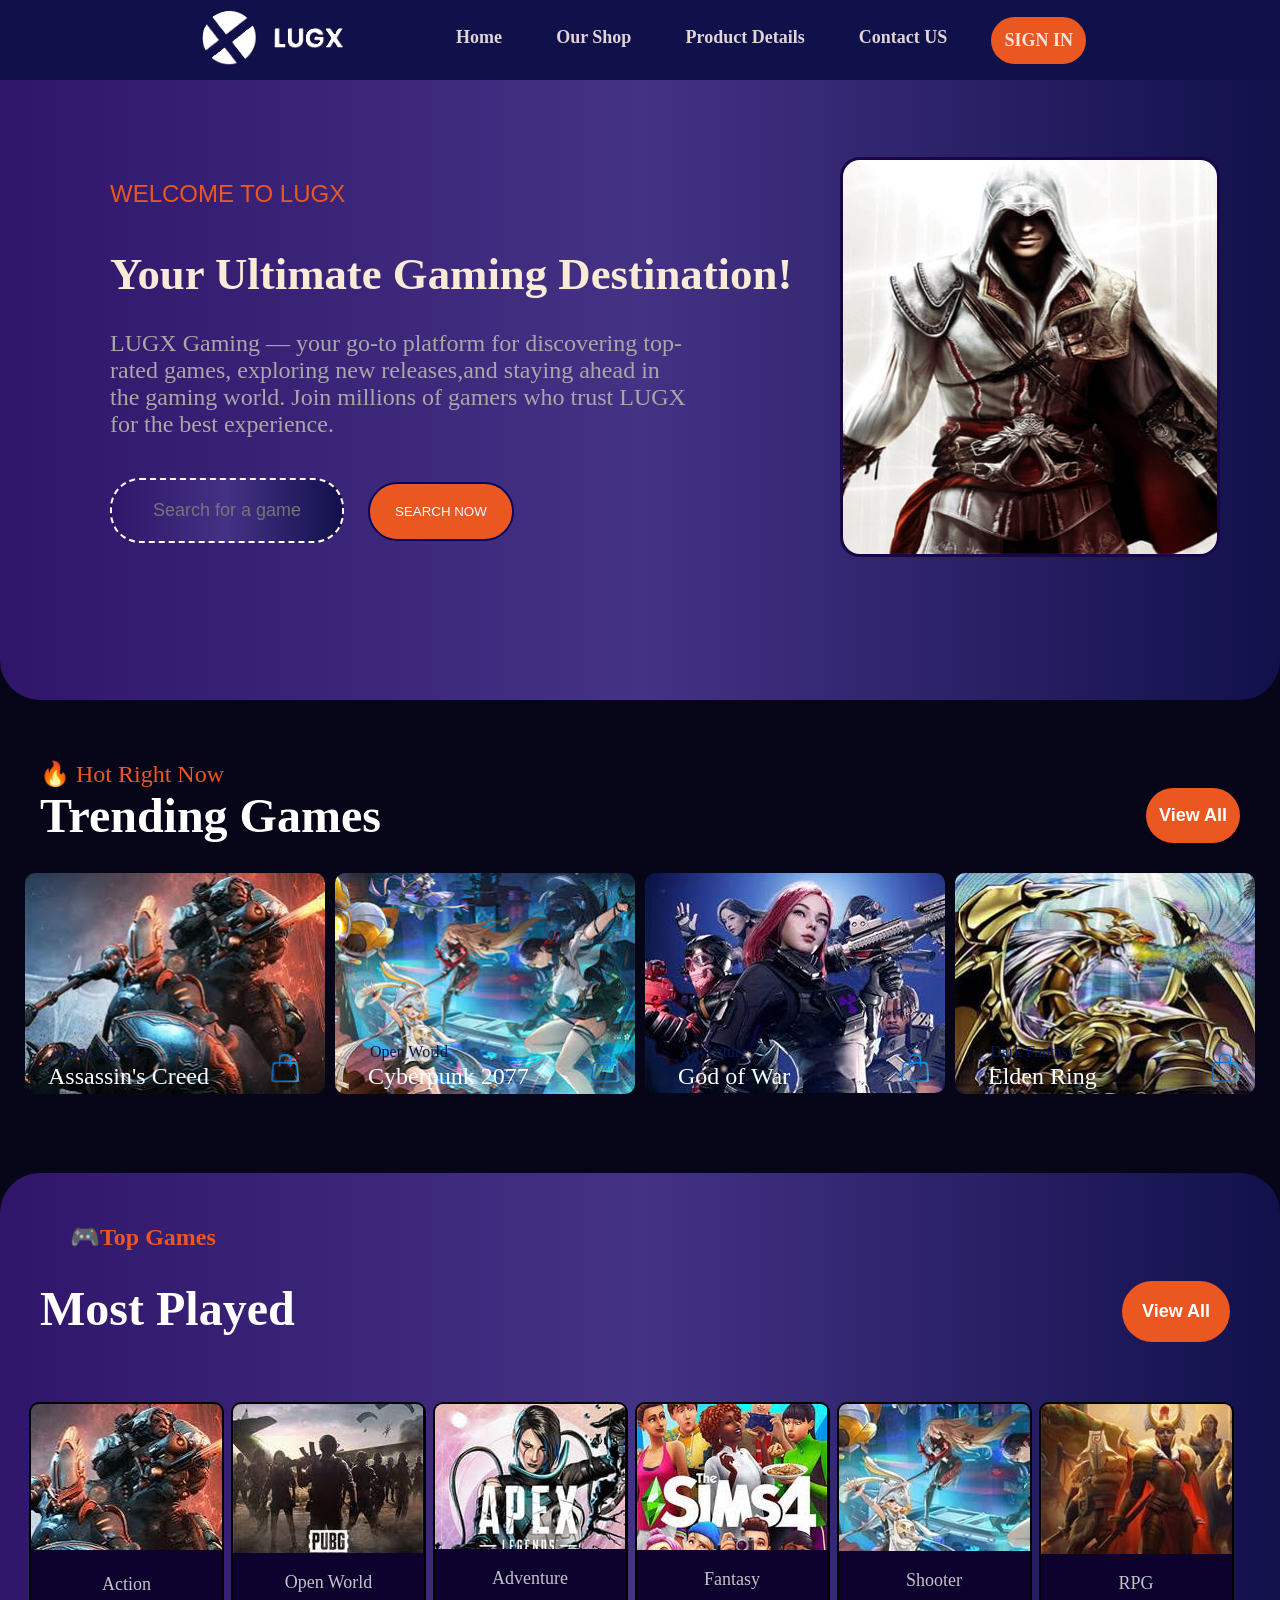
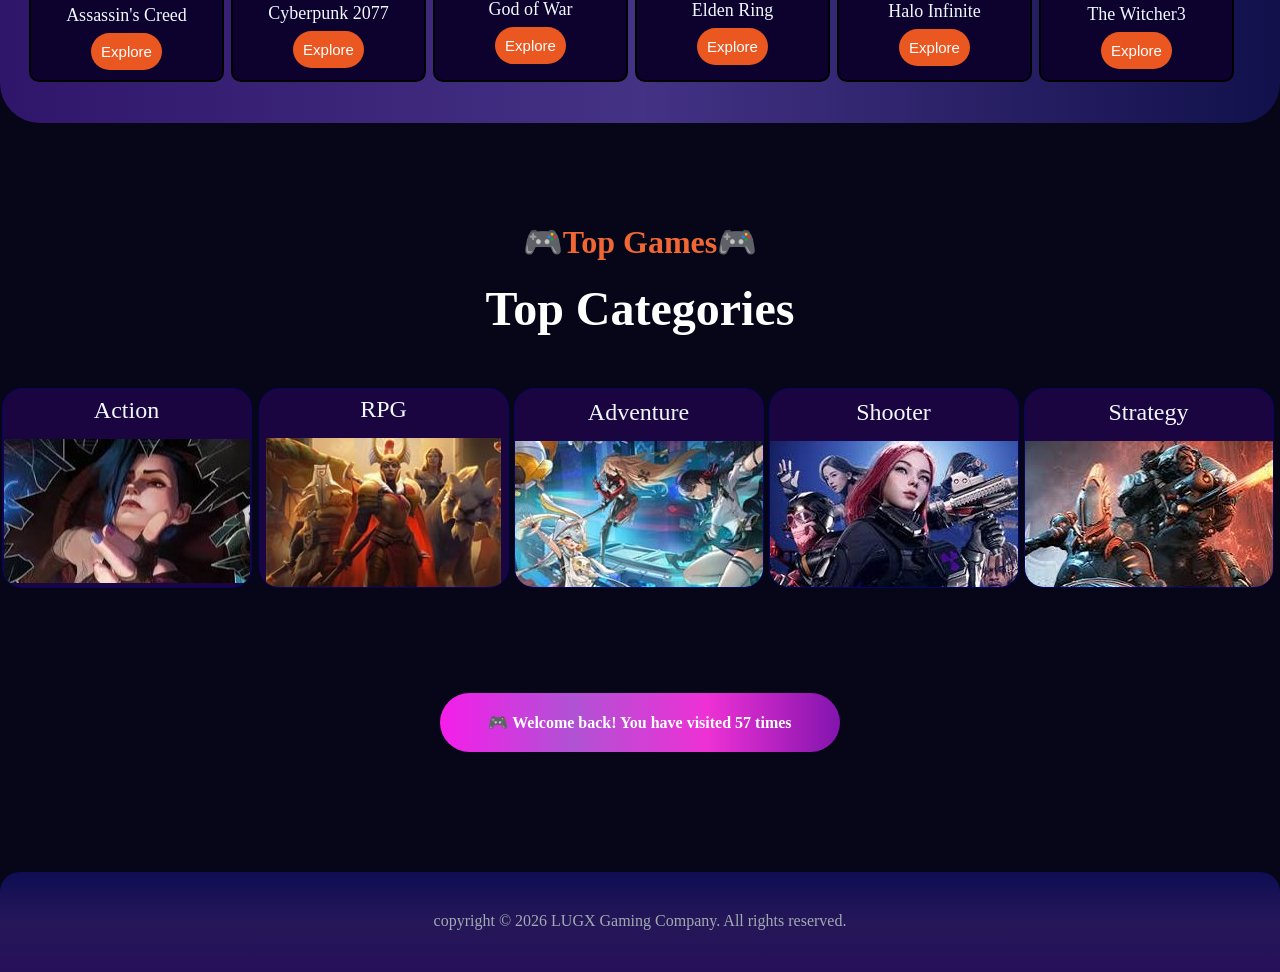
<file: index.html>
<!DOCTYPE html>
<html lang="en">
<head>
    <meta charset="UTF-8">
    <meta name="viewport" content="width=device-width, initial-scale=1.0">
    <title>🎮 LUGX Gaming </title>
    <link rel="stylesheet" href="Style.css">
    <script src="index.js"></script>
    <link rel="shortcut icon" href="image/Logo.png">
</head>
<body>
  <div id="homesection">
    <div class="navbar">  
      <div> 
        <img class="logo" src="image/Logo.png">
      </div>
      <div class="headcontainer">
        <a href="index.html" class="homebtn">Home</a>
        <a href="#sec-ourshop" class="ourshopbtn">Our Shop</a> 
        <a href="#prductdetails" class="Productbtn">Product Details</a>
        <a href="contact.html" class="contactbtn">Contact US</a>
        <a href="#openBtn" id="openBtn">SIGN IN</a>
  
      </div>
        </div>
       </div>
    <div class="hero">
      <div class="textmainpage">
        <p class="welcomebtn"> WELCOME TO LUGX </p>
      <h1 class="bigline">Your Ultimate
        Gaming Destination!</h1>
        <p class="deatilstext">LUGX Gaming — your go-to platform for discovering top-rated games, exploring 
          new releases,and staying ahead in the gaming world. 
          Join millions of gamers who trust LUGX for the best experience.</p>
          <label for="Search" ></label>           
          <input class="Search1"  type="text" placeholder="Search for a game" id="search">
          <button class="searchbtn" onclick="Searchgame()">SEARCH NOW</button>
        <img class="imghead" src="image/hero.jpeg">
    </div>
    </div>

      <div id="sec-ourshop" class="trendinggames-sec">
           <p class="trendingp1">🔥 Hot Right Now</p>
        <div class="line2trending">
           <h1 class="trendingp2">Trending Games</h1>
           <button class="viewallbtn" onclick="Viewall1()">View All</button>
        </div>
     </div>

     <div class="treanding-items">
      <div class="imgitemone">
         <img class="imgone" src="image/trending1.jpeg">
           <p class="imgp1">Action / RPG</p>
           <div>
           <p class="imgp2" class="game">Assassin's Creed</p>
           <img class="logoimg1" src="image/logo2.png">
          </div>
      </div>
      <div class="imgitemtwo">
         <img class="imgtwo" src="image/trending2.jpeg">
           <p class="imgp3">Open World</p>
           <div>
           <p class="imgp4" class="game">Cyberpunk 2077</p>
           <img class="logoimg2" src="image/logo2.png">
           </div>
      </div>
      <div class="imgitemthree">
         <img class="imgthree" src="image/trending3.jpeg">
           <p class="imgp5">Adventure</p>
           <div>
           <p class="imgp6" class="game">God of War</p>
           <img class="logoimg3" src="image/logo2.png">
          </div> 
        </div>
      <div class="imgitemfour">
         <img class="imgfour" src="image/trending4.jpeg">
           <p class="imgp7">Dark Fantasy</p>
           <div>
           <p class="imgp8"  class="game">Elden Ring</p>
           <img class="logoimg4" src="image/logo2.png">
          </div>
      </div>
     </div>

     <div id="prductdetails" class="topgames-sec">
           <p class="topp1"> 🎮Top Games</p>
        <div class="line2top">
           <h1 class="topp2">Most Played</h1>
           <button class="viewallbtn2" onclick="Viewall2()">View All</button>
        </div>
 <div class="sec-top-items"> 
     <div class="topitems1">
         <img class="topimg1" src="image/topgames1.jpeg">
           <div class="infoimg1">
           <p class="topimgp1">Action</p>
           <p class="topimgp2img1">Assassin's Creed</p>
           <button class="topimgbtn1"onclick="showGame1()">
            Explore
          </button>
          </div> 
        </div>

   <div class="topitems2">
         <img class="topimg2" src="image/topgames2.jpeg">
           <div class="infoimg2">
           <p class="topimgp2">Open World</p>
            <p class="topimgp2img1">Cyberpunk 2077</p>
           <button class="topimgbtn2" onclick="showGame2()">Explore</button>
          </div> 
        </div>
        
    <div class="topitems3">
         <img class="topimg3" src="image/topgames3.jpeg">
           <div class="infoimg3">
           <p class="topimgp3">Adventure</p>
            <p class="topimgp2img1">God of War</p>
           <button class="topimgbtn3" onclick="showGame3()">Explore</button>
           
          </div> 
        </div> 
  <div class="topitems4">
         <img class="topimg4" src="image/topgames4.jpeg">
           <div class="infoimg4">
            <p class="topimgp4">Fantasy</p>
             <p class="topimgp2img1">Elden Ring</p>
           <button class="topimgbtn4" onclick="showGame4()">Explore</button>
          </div> 
        </div>
  <div class="topitems5">
         <img class="topimg5" src="image/topgames5.jpeg">
           <div class="infoimg5">
           <p class="topimgp5">Shooter</p>
            <p class="topimgp2img1">Halo Infinite</p>
           <button class="topimgbtn5" onclick="showGame5()">Explore</button>
          </div> 
        </div>
  <div class="topitems6">
         <img class="topimg6" src="image/topgames6.jpeg">
           <div class="infoimg6">
            <p class="topimgp6">RPG</p>
             <p class="topimgp2img1">The Witcher3</p>
           <button class="topimgbtn6" onclick="showGame6()">Explore</button>
          </div> 
        </div>
   </div>
</div>  
  
    <div id="lastsectopgames">
        <p class="lastsectionp1">🎮Top Games🎮</p>
        <p class="lastsectionp2">Top Categories</p>
    </div>
  <div class="lastsection">
    <div class="secaction">
      <p class="secactionp1">Action</p>
      <img  class="secactionimg" src="image/Categorie1.jpeg">
    </div>

     <div class="secRPG">
      <p>RPG</p>
      <img  class="secRPGimg" src="image/topgames6.jpeg">
    </div>

     <div class="secAdventure">
      <p class="secAdventurep1">Adventure</p>
      <img  class="secAdventureimg" src="image/topgames5.jpeg">
    </div> 

    <div class="secShooter">
      <p class="secShooterp1" >Shooter</p>
      <img  class="secShooterimg" src="image/Categories4.jpeg">
    </div>

     <div class="secstrategy">
      <p class="secstrategyp1">Strategy</p>
      <img  class="secstrategyimg" src="image/Categories5.jpeg">
    </div>
</div> 
    <div class="Lasttexthomese">
      <p>🎮 Welcome back! You have visited 57 times</p>
    </div>
    <div class="finalphomesec">
   <p class="finalptexthomesec">copyright © 2026 LUGX Gaming Company. All rights reserved.</p>
    </div>
     </div>
   </div>
 </div>
  </body>
</html>
</file>
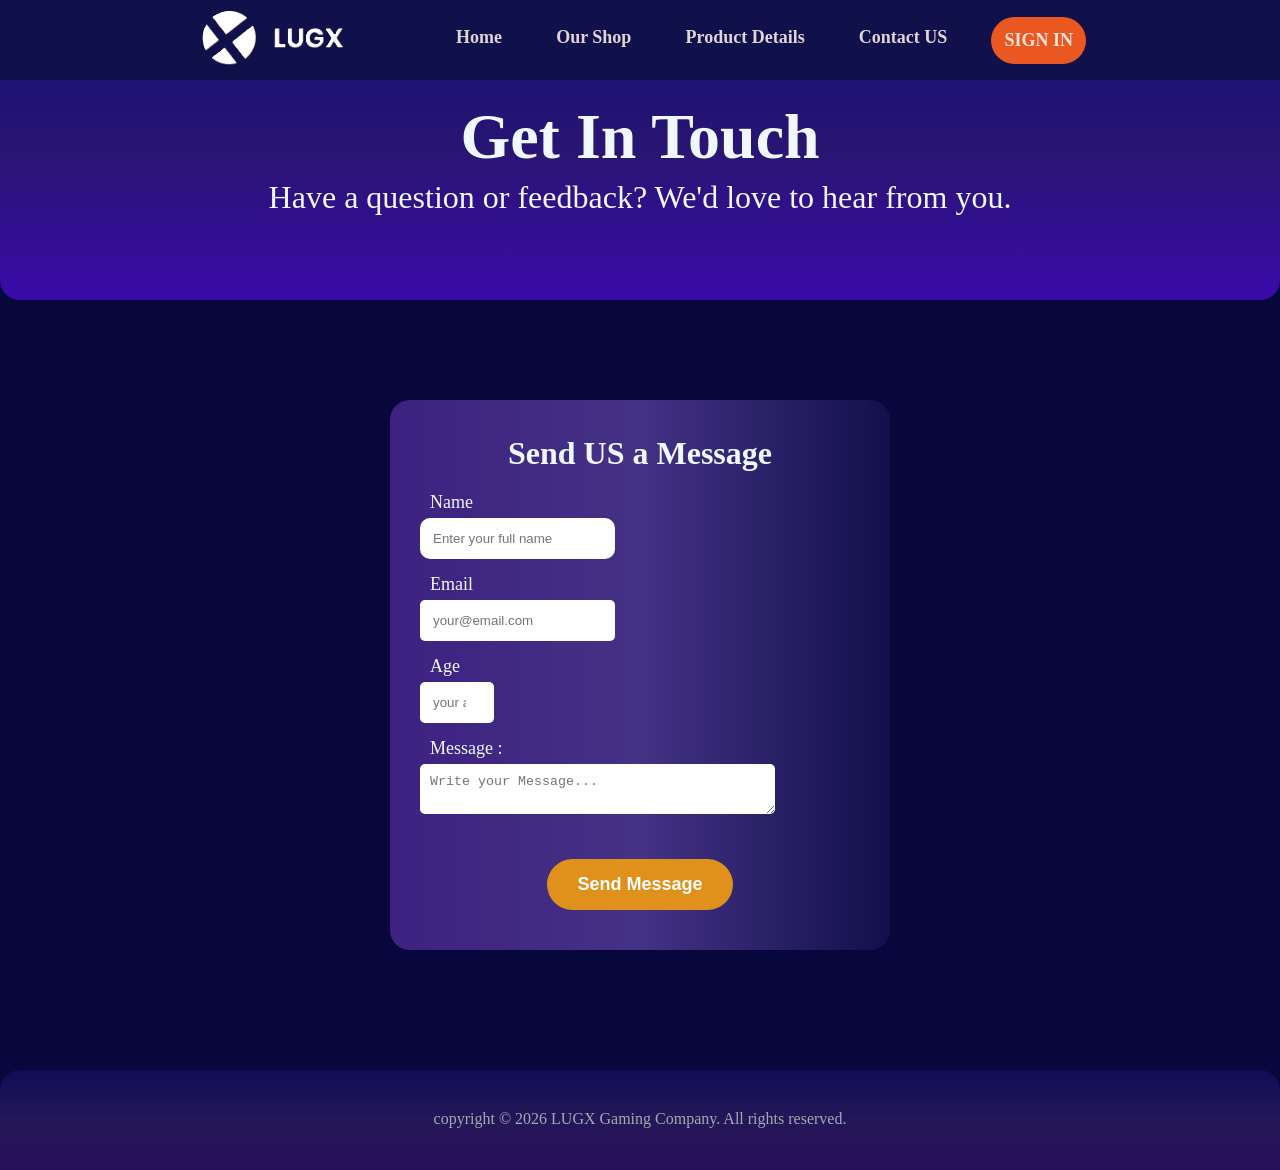
<file: contact.html>
<!DOCTYPE html>
<html lang="en">
<head>
    <meta charset="UTF-8">
    <meta name="viewport" content="width=device-width, initial-scale=1.0">
    <title>ContactUS</title>
    <link rel="stylesheet" href="Style.css">
    <script src="index.js"></script>
    <link rel="shortcut icon" href="image/Logo.png">
</head>
<body>
     <div class="navbar">  
      <div> 
        <img class="logo" src="image/Logo.png">
      </div>
      <div class="headcontainer">
        <a href="index.html" class="homebtn">Home</a>
        <a href="#sec-ourshop" class="ourshopbtn">Our Shop</a> 
        <a href="#prductdetails" class="Productbtn">Product Details</a>
        <a href="contact.html" class="contactbtn">Contact US</a>
       <a href="#openBtn" id="openBtn">SIGN IN</a>
       </div>
      </div>
    </div>
    <div id="contactpagesec">
    <div class="contactpage">
        <div class="contacthead">
        <h1 class="contactheadlina1">Get In Touch</h1>
        <h1 class="contactheadline2">Have a question or feedback? We'd love to hear from you.</h1>
        </div>
   <form>
      <div class="seccontactus">
         <h2 class="send1" >Send US a Message</h2>
        <label for="name" class="lab1"> Name</label>
        <input type="text" name="name"class="lab2" placeholder="Enter your full name" required>
        
        <label for="email" class="lab3">Email </label>
        <input type="email" name="email"  class="lab4" placeholder="your@email.com" required>
        
        <label for="Age" class="age">Age</label>
        <input type="number" min="18" max="100" size="7" value="18:100" class="age2" placeholder="your age">

        <label for="Message" class="mass">Message :</label>
        <textarea name="Message" rows="2" cols="40" maxlength="200"
         placeholder="Write your Message..." class="mass2"></textarea>
       
         <button type="submit" class="send"> Send Message</button>
       </div>
   </form>
    <div class="finalp">
   <p class="finalptext">copyright © 2026 LUGX Gaming Company. All rights reserved.</p>
     </div>
     </div>
   </div>
  </div>
</body>
</html>
</file>
<file: Style.css>
*{
  box-sizing: border-box;
  margin: 0;
  padding: 0;
}
body{
 background-color: rgb(6, 6, 24);
}
.navbar{
    color: aliceblue;
    position: fixed;
    max-width: 2000px;
    margin: auto;
    top: 0;
    right:0;
    left: 0;
    height: 80px;
    display: flex;
    justify-content: center;
    align-items: center;
    z-index: 1000;
    gap: 100px;
    background-color: rgb(16, 16, 75);
}
@media (min-width: 1024) {
  
  .homesectionwidth{
       width: 100%;
  }

}
.logo:hover{
   width: 110%;
}

.headcontainer{
  display: flex;
  justify-content: space-between;
  width: 50%;
  transition: 0.4s;
}
.homebtn{
  padding-top:5px;
  padding: 10PX;
  color: rgb(226, 212, 212);
  font-size: 18px;
  font-weight: 600;
  border-radius: 45px;
  text-decoration: none;
  
}

.homebtn:hover{
  background :linear-gradient(to right,#52096e,#1232bd);
  padding: 20px;
  color: white;
  transition: 0.5s;

}
.ourshopbtn{ 
  padding-top:5px;
  padding: 10PX;
  color: rgb(226, 212, 212);
  font-size: 18px;
  font-weight: 600;
  border-radius: 45px;
  text-decoration: none;
}

.ourshopbtn:hover{
 background :linear-gradient(to right,#52096e,#1232bd);
  padding: 20px;
  color: white;
  transition: 0.5s;
}
.Productbtn{
  padding-top:5px;
  padding: 10PX;
  color: rgb(226, 212, 212);
  font-size: 18px;
  font-weight: 600;
  border-radius: 45px;
  text-decoration: none;
}
.Productbtn:hover{
 background :linear-gradient(to right,#52096e,#1232bd);
  padding: 20px;
  color: white;
  transition: 0.5s;
}
.contactbtn{
  padding-top:5px;
  padding: 10PX;
  color: rgb(226, 212, 212);
  font-size: 18px;
  font-weight: 600;
  border-radius: 45px;
  text-decoration: none;
}
.contactbtn:hover{
background :linear-gradient(to right,#52096e,#1232bd); 
  padding: 20px;
  color: white;
  transition: 0.5s;
}
#openBtn{
  padding-top:5px;
  padding: 13PX;
  color: rgba(255, 255, 255, 0.829);
  background-color:rgb(235, 87, 33) ;
  font-size: 18px;
  font-weight: 600;
  border-radius: 45px;
  text-decoration: none;
}
#openBtn:hover{
  background-color: rgb(235, 87, 33);
  padding: 20px;
  color: white;
  transition: 0.5s;
}
/************************************************/
/* لما البوب اب يفتح */
.blur{
    filter: blur(8px);
}

/* popup */

.popup{
    position: fixed;
    top: 0;
    left: 0;

    width: 100%;
    height: 100vh;

    display: none;

    justify-content: center;
    align-items: center;
}

/* صندوق اللوجين */

.login-box{
    width: 420px;
    padding: 40px;

    border-radius: 25px;

    background: rgba(0,0,0,0.3);

    backdrop-filter: blur(15px);

    border: 2px solid #00aaff;

    box-shadow: 0 0 25px #00aaff;

    position: relative;

    animation: popup 0.4s ease;
}

@keyframes popup{
    from{
        transform: scale(0.7);
        opacity: 0;
    }

    to{
        transform: scale(1);
        opacity: 1;
    }
}

.login-box h2{
    color: white;
    text-align: center;
    margin-bottom: 30px;
    font-size: 40px;
}

/* inputs */

.login-box input{
    width: 100%;
    padding: 15px;

    margin-bottom: 20px;

    border: 2px solid #4cc9ff;

    border-radius: 30px;

    background: transparent;

    outline: none;

    color: white;
    font-size: 18px;
}

/* زرار */

.login-btn{
    width: 100%;
    padding: 15px;

    border: none;

    border-radius: 30px;

    background: #f5c16c;

    font-weight: bold;

    cursor: pointer;
}

/* زرار القفل */

.close-btn{
    position: absolute;
    top: 15px;
    right: 20px;

    font-size: 35px;
    color: white;

    cursor: pointer;}

/************************************************/

#contactpagesec{
max-width: 1800px;
 margin: auto;
}
.contactpage{
   width: 100%;
    height: 70%;
   background-color: rgb(7, 7, 61);
    
}
.contacthead{
  width:100% ;
  height: 300px;
  background :linear-gradient(to top,#3a0aaa,#291572,hsl(241, 78%, 26%));
  text-align: center;
  border-radius: 20px 20px 20px 20px;
  
}
.contactheadlina1{
  padding-top: 100px;
  color: aliceblue;
  font-weight: 800;
  font-size: 400%;
}
.contactheadline2{
  padding-top: 5px;
  color: aliceblue;
  font-weight: 500;
}
.seccontactus{
  display: block;
  justify-content: center;
  text-align: center;
  background :linear-gradient(to right,#3e2181,#443285,hsl(241, 64%, 18%));
  width: 500px;
  height: 550px;
  border-radius: 20px 20px 20px 20px; 
  border: rgb(84, 81, 133);
  margin: auto;
  margin-top: 100px;
}

.send1{
  padding-top: 35px;
  color: aliceblue;
  font-size: xx-large;
}
.lab1{
margin-top: 20px;
text-align: left;
display: block;
color: aliceblue;
font-size: large;
padding-left: 40px;
}

.lab2{
color: aliceblue;
display: block;
border: 10px;
border-radius: 10px;
color: black;
padding: 13px;
margin-top: 5px;
margin-left: 30px;
} 

.lab3{
color: aliceblue;
text-align: left;
display: block;
font-size: large;
margin-top: 15px;
padding-left: 40px;
}

.lab4{
display: block;
color: black;
border: 10px;
border-radius: 5px;
padding: 13px;
margin-top: 5px;
margin-left: 30px;
} 
.age{
text-align: left;
display: block;
color: aliceblue;
font-size: large;
margin-top: 15px;
padding-left: 40px;
}

.age2{
display: block;
border: 10px;
color: rgb(1, 1, 2);
border-radius: 5px;
padding: 13px;
margin-top: 5px;
margin-left: 30px;
}
.mass{
text-align: left;
display: block;
color: aliceblue;
font-size: large;
margin-top: 15px;
padding-left: 40px;
}

.mass2{
display: block;
color: rgb(1, 2, 2);
border: 10px;
border-radius: 5px;
padding: 10px;
margin-top: 5px;
margin-left: 30px;
}

.send{
  background-color: rgb(224, 145, 27);
  padding-left: 30px;
  padding-right: 30px;
  padding-top:15px;
  padding-bottom: 15px;
  color: white;
  font-size: 18px;
  font-weight: 600;
  border: 0;
  border-radius: 80px;
  transition: 0.5s;
  border: 100px;
  border-radius: 100px;
  transition: 0.8s;
  margin-top: 45px;
}
.send:hover{
  padding-left: 15px;
  padding-right: 15px;
}
.finalp{
  width: 100%;
  height: 100px;
  background :linear-gradient(to top,#26105a,#251758,hsl(241, 73%, 19%));
  color: aliceblue;
  border-radius: 20px 20px 0px 0px; 
  margin-top: 120px;
}
.finalptext{
  padding-top: 40px;
  text-align: center;
  justify-content: center;
  color: rgb(160, 170, 179);
  font-weight: 500;
}
#homesection{ 
    width: 100%;
    overflow-x: hidden;
    height: auto;
    background-color: rgb(6, 6, 24);

}
 .hero{
  max-width: 1800px;;
  margin: auto;
  height: 700px;
  justify-content: center;
  background :linear-gradient(to right,#30166b,#443285,hsl(241, 64%, 18%));
  padding-top: 100px;
  border-radius: 20px 20px 40px 40px;
}
.textmainpage{
 padding-left: 110px;
}

.bigline{
 margin-top: 40px;
 color: antiquewhite;
 font-weight:bold;
 font-size: 280%;

}

.welcomebtn{
  width: 60px;
  color: rgb(235, 87, 33);
  font-size: x-large;
  white-space: nowrap;
  padding-top: 80px;
  font-family: 'Franklin Gothic Medium', 'Arial Narrow', Arial, sans-serif;
}

.deatilstext{
  margin-top: 30px;
  color: rgb(170, 167, 167);
  font-size: x-large;
  width: 50%;
}

.Search1{
 padding: 20px 15px;
 width: 20%;
 border: 2px dashed white;;
 margin-top: 40px;
 border-radius: 30px;
 background:linear-gradient(to right,#30166b,#443285,hsl(241, 64%, 18%)); 
 color: gray;
 font-size: large;
 text-align: center;
}
.Search1:hover{
  margin-top: 2px;
}

.searchbtn{
  padding: 20px 25px;
  margin-top: 40px;
  border: 2px solid rgb(7, 7, 92);
  color: aliceblue;
  background-color: rgb(235, 87, 33);;
  border-radius: 30px;
  margin-left: 20px;
}
.searchbtn:hover{
  padding: 25px;
}
.imghead{
  height: 400px;
  width: 380px;
  border-radius: 20px;
  margin-left: 730px;
  margin-top: -510px;
  border: solid rgb(24, 6, 73);
}
.imghead:hover{
  padding: 5px;
  height: 420px;
  width:410px;
  transform: rotate(-2deg);
  border: dashed white;
}

#sec-ourshop{
  max-width: 1200px;
  margin: auto;
}

 .trendingp1{
  color:rgb(235, 87, 33);
  font-size: x-large;
  margin-top: 60px;
}
 .line2trending{
  display: flex;
  justify-content: space-between;

 }
 .trendingp2{
  color: white;
  font-size: 300%;
 }
 .viewallbtn{
  padding-top:5px;
  padding: 13px;
  color:white;
  font-size: 18px;
  font-weight: 600;
  border-radius: 45px;
  border: none;
  background-color: rgb(235, 87, 33);
 }
 
.viewallbtn:hover{ 
  padding: 16px;
}
.treanding-items{
  display: flex;
  justify-content: center;
  position: relative;
  margin-top: 30px;
  background-color: rgb(6, 6, 24);
  height: 300px;
}
.imgone{
  margin-left: 15px;
  height: 190;
  margin-right: 5px;
  width: 300px;
  border-radius: 10px;
  display: block;
  border:10px beige;
}
.imgp1{
  position: absolute;
  color: rgb(7, 25, 85);
  top: 0;
  margin-left:40px;
  margin-top: 170px;
}
.imgp2{ 
   position: absolute;
  color: rgb(250, 253, 255);
  top: 0;
  margin-left:38px;
  margin-top: 190px;
  font-size: x-large;
}
.logoimg1{
  position: absolute;
  top: 0;
  width: 50px;
  margin-left: 250px;
  margin-top: 170px;
}
.logoimg1:hover{
  padding: 5px;
}

.imgone:hover{
  box-shadow: 20px 10px 20px #2a0581;
  padding: 5px;
}
  .imgtwo{
  margin-left: 5px;
  height: 190;
  margin-right: 5px;
  width: 300px;
  border-radius: 10px;
  display: block;
  border:10px beige;
}
.imgp3{
  position: absolute;
  color: rgb(7, 25, 85);
  top: 0;
  margin-left:40px;
  margin-top: 170px;
}
.imgp4{  position: absolute;
  color: rgb(250, 253, 255);
  top: 0;
  margin-left:38px;
  margin-top: 190px;
  font-size: x-large;
}
.logoimg2{
  position: absolute;
  top: 0;
  width: 50px;
  margin-left: 250px;
  margin-top: 170px;
}
.logoimg2:hover{
  padding: 5px;
}
.imgtwo:hover{
  box-shadow: 20px 10px 20px #2a0581;
  padding: 5px;
}

.imgthree{
  margin-left: 5px;
  height: 190;
  width: 300px;
  margin-right: 5px;
  border-radius: 10px;
  display: block;
  border:10px beige;
}
.imgp5{
  position: absolute;
  color: rgb(7, 25, 85);
  top: 0;
  margin-left:40px;
  margin-top: 170px;
}
.imgp6{  position: absolute;
  color: rgb(250, 253, 255);
  top: 0;
  margin-left:38px;
  margin-top: 190px;
  font-size: x-large;
}
.logoimg3{
  position: absolute;
  top: 0;
  width: 50px;
  margin-left: 250px;
  margin-top: 170px;
}
.logoimg3:hover{
  padding: 5px;
}
.imgthree:hover{
  box-shadow: 20px 10px 20px #2a0581;
  padding: 5px;
}

.imgfour{
  margin-left: 5px;
  margin-right: 15px;
  height: 190;
  width: 300px;
  border-radius: 10px;
  display: block;
  border:10px beige;
}
.imgp7{
  position: absolute;
  color:  rgb(7, 25, 85);
  top: 0;
  margin-left:40px;
  margin-top: 170px;
}
.imgp8{  position: absolute;
  color: rgb(250, 253, 255);
  top: 0;
  margin-left:38px;
  margin-top: 190px;
  font-size: x-large;
}
.logoimg4{
  position: absolute;
  top: 0;
  width: 50px;
  margin-left: 250px;
  margin-top: 170px;
}
.logoimg4:hover{
  padding: 5px;
}
.imgfour:hover{
  box-shadow: 20px 10px 20px #2a0581;
  padding: 5px;
}
#prductdetails{
  background-color: rgb(6, 6, 24);
  max-width: 1300px;
  margin: auto;
}

.topgames-sec{
  height: 550px;
  background :linear-gradient(to right,#30166b,#443285,hsl(241, 64%, 18%));
  border-radius: 40px 40px 40px 40px;
}
 .topp1{
  margin-left: 70px;
  padding-top: 50px;
  color:rgb(235, 87, 33);
  font-size: x-large;
  font-weight: bold;
 }

 .line2top{
  padding-top: 30px;
  display: flex;
  justify-content: space-between;
 }
 .topp2{
  color: white;
  font-size: 300%;
  margin-left: 40px;


 }
 .viewallbtn2{
  color:white;
  font-size: 18px;
  font-weight: 600;
  padding: 20px;
  margin-right: 50px;
  border-radius: 45px;
  border: none;
  background-color: rgb(235, 87, 33);
 }
.viewallbtn2:hover{ 
  padding: 22px;
}

#lastsectopgames{
 max-width: 1300px;
  margin: auto;
}

.sec-top-items{
  display: flex;
  justify-content: center;
  margin-right: 10px; 
}
.topitems1{
  width: 195px;
  height: 280px;
  overflow: hidden ;
  background-color: #0d012e;
  margin-right: 7px;
  border: 2px solid;
  border-radius: 10px;
  margin-top: 60px;
}
.infoimg1{
 padding:20px ;
 text-align: center;
 color: aliceblue;
 font-size: large;
}
.topimgp1{
  color: rgb(193, 197, 201);
  margin-bottom: 10px;
}
.topimgbtn1{
  color:white;
  font-size: 15px;
  padding: 10px;
  margin-top: 7px;
  border-radius: 25px;
  border: none;
  background-color: rgb(235, 87, 33);
}
.topitems1:hover{
  box-shadow: 20px 20px 20px #805bd6;
  padding: 3px;
}

.topitems2{
  width: 195px;
  height: 280px;
  overflow: hidden ;
  background-color: #0d012e;
  border: 2px solid;
  margin-right: 7px;
  border-radius: 10px;
  margin-top: 60px;
}
.infoimg2{
 text-align: center;
 color: aliceblue;
 font-size: large;
}
.topimgp2{
  color: rgb(193, 197, 201);
  margin-top: 15px;
  margin-bottom:10px ;
}
.topimgbtn2{
  color:white;
  font-size: 15px;
  padding: 10px;
  margin-top: 7px;
  border-radius: 25px;
  border: none;
  background-color: rgb(235, 87, 33);
}
.topitems2:hover{
  box-shadow: 20px 20px 20px #805bd6;
  padding: 3px;
}

.topitems3{
  width: 195px;
  height: 280px;
  overflow: hidden ;
  background-color: #0d012e;
  border: 2px solid;
  border-radius: 10px;
  margin-top: 60px;
   margin-right: 7px;
}
.infoimg3{
 text-align: center;
 color: aliceblue;
 font-size: large;
}
.topimgp3{
  color: rgb(193, 197, 201);
  width: 80px;
  margin-top: 15px;
  margin-bottom:10px;
  margin-left: 55px;
}

.topimgbtn3{
  color:white;
  font-size: 15px;
  padding: 10px;
  margin-top: 7px;
  border-radius: 25px;
  border: none;
  background-color: rgb(235, 87, 33);
}
.topitems3:hover{
  box-shadow: 20px 20px 20px #805bd6;
  padding: 3px;
}
.topitems4{
  width: 195px;
  height: 280px;
  overflow: hidden ;
  background-color: #0d012e;
  border: 2px solid;
  border-radius: 10px;
  margin-top: 60px;
 margin-right: 7px;
}
.infoimg4{
 text-align: center;
 color: aliceblue;
 font-size: large;
}
.topimgp4{
  color: rgb(193, 197, 201);
  width: 80px;
  margin-top: 15px;
  margin-bottom:10px;
  margin-left: 55px;
}

.topimgbtn4{
  color:white;
  font-size: 15px;
  padding: 10px;
  margin-top: 7px;
  border-radius: 25px;
  border: none;
  background-color: rgb(235, 87, 33);
}
.topitems4:hover{
  box-shadow: 20px 20px 20px #805bd6;
  padding: 3px;
}

.topitems5{
  width: 195px;
  height: 280px;
  overflow: hidden ;
  background-color: #0d012e;
  border: 2px solid;
  border-radius: 10px;
  margin-top: 60px;
 margin-right: 7px;
}
.infoimg5{
 text-align: center;
 color: aliceblue;
 font-size: large;
}
.topimgp5{
  color: rgb(193, 197, 201);
  width: 80px;
  margin-top: 15px;
  margin-bottom:10px;
  margin-left: 55px;
}

.topimgbtn5{
  color:white;
  font-size: 15px;
  padding: 10px;
  margin-top: 7px;
  border-radius: 25px;
  border: none;
  background-color: rgb(235, 87, 33);
}
.topitems5:hover{
  box-shadow: 20px 20px 20px #805bd6;
  padding: 3px;
}

.topitems6{
  width: 195px;
  height: 280px;
  overflow: hidden ;
  background-color: #0d012e;
  border: 2px solid;
  border-radius: 10px;
  margin-top: 60px;
 margin-right: 7px;
}
.infoimg6{
 text-align: center;
 color: aliceblue;
 font-size: large;
}
.topimgp6{
  color: rgb(193, 197, 201);
  width: 80px;
  margin-top: 15px;
  margin-bottom:10px;
  margin-left: 55px;
}
.topimgbtn6{
  color:white;
  font-size: 15px;
  padding: 10px;
  margin-top: 7px;
  border-radius: 25px;
  border: none;
  background-color: rgb(235, 87, 33);
}
.topitems6:hover{
  box-shadow: 20px 20px 20px #805bd6;
  padding: 3px;
}

.lastsectionp1{
  margin-top: 100px;
  text-align: center;
  color: rgb(241, 103, 52);
  font-size: xx-large;
  font-weight: bold;
}
.lastsectionp2{
  margin-top:20px ;
  text-align: center;
  color: white;
  font-size: 300%;
  font-weight: bold;
}

.lastsection{
  display: flex;
  margin-top: 50px;
  justify-content: center;
}

.secaction{
  width: 250px;
  height: 200px;
  overflow: hidden ;
  text-align: center;
  background-color: #1a0541;
  margin-right: 2px;
  border: 1px solid rgb(5, 5, 102);
  border-radius: 20px;
  margin-top: 2px;
  font-size: x-large;
  color: aliceblue;
}
.secactionp1{
  padding-top: 8px;
}
.secactionimg{
 padding-top: 15px;
}
.secaction:hover{
  box-shadow: 20px 20px 20px #4914c5; 
  padding: 3px;
}

.secRPG{
  width: 250px;
  height: 200px;
  text-align: center;
  overflow: hidden ;
  background-color: #1a0541;
  margin-left: 5px;
  margin: 5px;
  border: 1px solid rgb(5, 5, 102);
  border-radius: 20px;
  padding-top: 7px;
  margin-top: 2px;
  font-size: x-large;
  color: aliceblue;
}
.secRPGp1{
  padding-top: 8px;
}
.secRPGimg{
 padding-top: 15px;
}
.secRPG:hover{
   box-shadow: 20px 20px 20px #4914c5; 
  padding: 3px;
}

.secAdventure{
  width: 250px;
  height: 200px;
  overflow: hidden ;
  text-align: center;
  background-color: #1a0541;
   margin-right: 5px;
  border: 1px solid rgb(5, 5, 102);
  border-radius: 20px;
  padding-top: 10px;
  margin-top: 2px;
  font-size: x-large;
  color: aliceblue;
}
.secAdventureimg{
 padding-top: 15px;
}
.secAdventure:hover{
  box-shadow: 20px 20px 20px #4914c5; 
  padding: 3px;
}

.secShooter{
  width: 250px;
  height: 200px;
  overflow: hidden ;
  text-align: center;
  background-color: #1a0541;
  border: 1px solid rgb(5, 5, 102);
  border-radius: 20px;
  padding-top: 10px;
  margin-right:5px;
  margin-top: 2px;
  font-size: x-large;
  color: aliceblue;
}
.secShooterimg{
 padding-top: 15px;
}
.secShooter:hover{
  box-shadow: 20px 20px 20px #4914c5;  
  padding: 3px;
}

.secstrategy{
  width: 250px;
  height: 200px;
  overflow: hidden ;
  text-align: center;
  background-color: #1a0541;
  border: 1px solid rgb(5, 5, 102);
  border-radius: 20px;
  padding-top: 10px;
  margin-right:5px;
  margin-top: 2px;
  font-size: x-large;
  color: aliceblue;
}
.secstrategyimg{
 padding-top: 15px;
}
.secstrategy:hover{
  box-shadow: 20px 20px 20px #4914c5;  
  padding: 3px;
}

.Lasttexthomese{
 max-width: 1600px;
  text-align: center;
  border: none;
  justify-content: center;
  margin: auto;
  margin-top: 100px;
  margin-bottom: 8px;
  border-radius: 50px;
  padding: 20px;
  width: 400px;
  background:linear-gradient(to right,#f51eea,#b052d4,#ee31d5,hsl(283, 79%, 38%));;
  font-weight: bold;
  color: white;
}

.finalphomesec{
  max-width: 1800px;
  justify-content: center;
  margin: auto;
  height: 100px;
  background :linear-gradient(to top,#26105a,#251758,hsl(241, 73%, 19%));
  color: aliceblue;
  border-radius: 20px 20px 0px 0px; 
  margin-top: 120px;
}
.finalptexthomesec{
  padding-top: 40px;
  text-align: center;
  justify-content: center;
  color: rgb(160, 170, 179);
  font-weight: 500;
}
</file>
